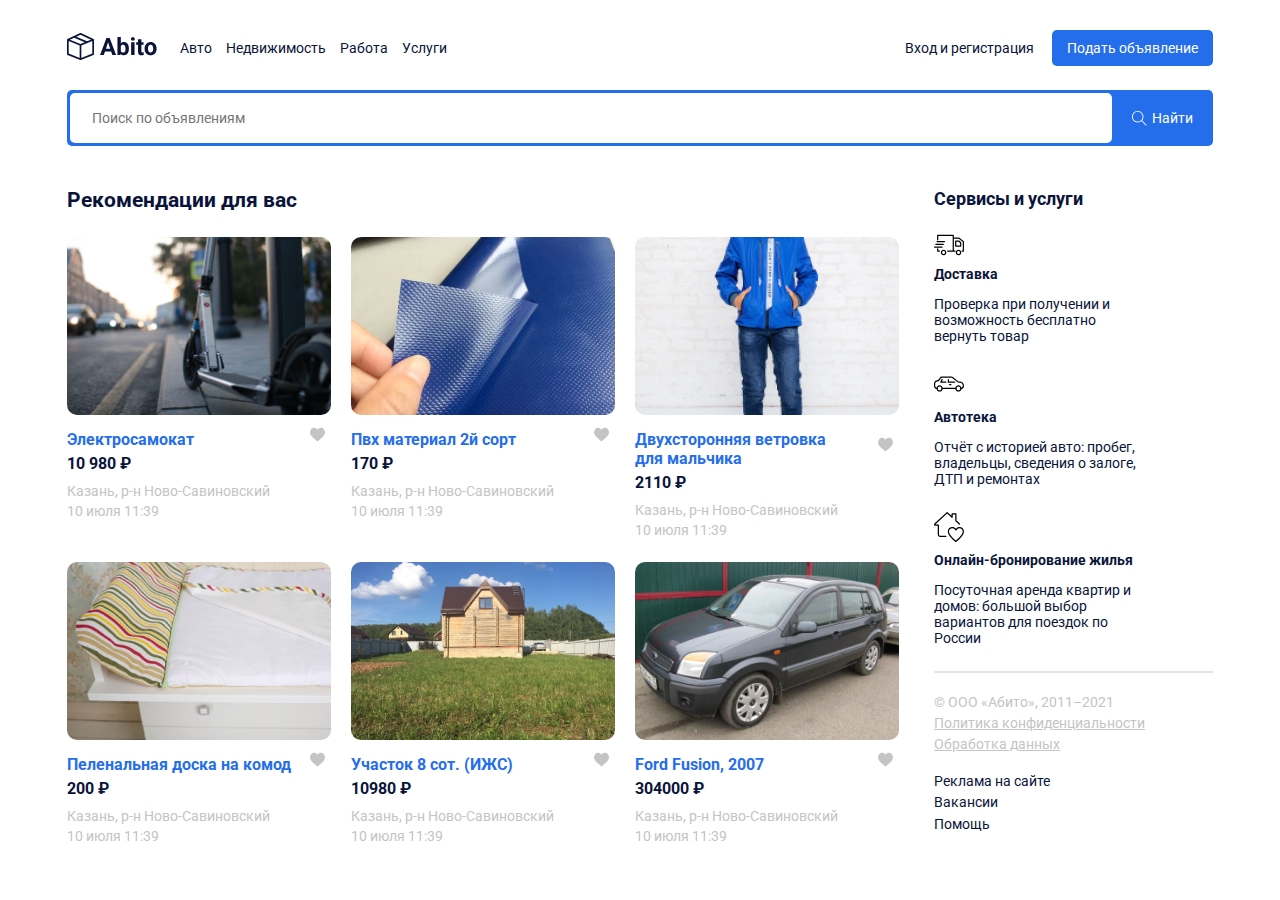
<file: index.html>
<!DOCTYPE html>
<html lang="en">
<head>
	<meta charset="UTF-8">
	<meta http-equiv="X-UA-Compatible" content="IE=edge">
	<meta name="viewport" content="width=device-width, initial-scale=1.0">
	<link rel="preconnect" href="https://fonts.googleapis.com">
	<link rel="preconnect" href="https://fonts.gstatic.com" crossorigin>
	<link href="https://fonts.googleapis.com/css2?family=Roboto:wght@400;700&display=swap" rel="stylesheet">
	<link rel="stylesheet" href="css/normalize.css">
	<link rel="stylesheet" href="css/style.css">
	<title>Avito - ДОСКА ОБЬЯВЛЕНИЙЙ</title>
</head>
<body>
	<!-- Header start -->
	<header class="header container">
		<div class="navbar">
			<a href="/index.html" class="logo">
			<img class="logo-img" src="img/logo.svg" alt="logo"></a>
			<nav class="navbar-menu">
				<ul class="menu">
					<li class="menu-item">
						<a href="#" class="menu-link">Авто</a>
					</li>
					<li class="menu-item">
						<a href="#" class="menu-link">Недвижимость</a>
					</li>
					<li class="menu-item">
						<a href="#" class="menu-link">Работа</a>
					</li>
					<li class="menu-item">
						<a href="#" class="menu-link">Услуги</a>
					</li>
				</ul>
			</nav>
			<div class="button-group">
				<a href="#" class="button button-link">Вход и регистрация</a>	
				<a href="#" class="button button-primary">Подать объявление</a>
			</div>
			<!-- /.button-group -->
		</div>
		<div class="search-panel">
			<input type="search" class="search-input" placeholder="Поиск по объявлениям" >
			<button class="search-button">
				<svg class="search-icon" width="15" height="15" viewBox="0 0 15 15" fill="none" xmlns="http://www.w3.org/2000/svg">
					<path
						d="M14.6506 14.0012L10.0862 9.43675C10.9465 8.43352 11.4706 7.13293 11.4706 5.71058C11.4706 2.54822 8.89765 -0.0247192 5.7353 -0.0247192C4.20353 -0.0247192 2.76265 0.571751 1.67824 1.6544C0.595589 2.73793 -0.000881376 4.17881 9.77541e-07 5.71058C9.77541e-07 8.87293 2.57294 11.4459 5.7353 11.4459C7.15765 11.4459 8.45912 10.9218 9.46235 10.0615L14.0268 14.6259L14.6506 14.0012ZM5.7353 10.5635C3.06 10.5635 0.882354 8.38675 0.882354 5.71058C0.881472 4.41352 1.38618 3.19499 2.30294 2.2791C3.21882 1.36234 4.43824 0.857634 5.7353 0.857634C8.41059 0.857634 10.5882 3.0344 10.5882 5.71058C10.5882 8.38587 8.41059 10.5635 5.7353 10.5635Z"
						fill="white" />
				</svg>

				<span class="search-button-text">Найти</span>
			</button>
		</div>
	</header>
	<!-- header end -->
	<div class="page-content container">
		<main class="main">
			<h2 class="page-title">Рекомендации для вас</h2>
			<div class="cards"> 
				<div class="card">
					<a href="single.html" class="card-link">
						<img src="img/cardimage.jpg" alt="" class="card-image">
					</a>
					<div class="card-header">
						<a href="single.html" class="card-link">
							<h3 class="card-title">Электросамокат</h3>
						</a>
						<button class="like">
							<img src="img/Like.svg" alt="like">
						</button>
					</div>
					<strong class="card-price">10 980 ₽</strong>
					<p class="card-text">Казань, р-н Ново-Савиновский</p>
					<p class="card-text">10 июля 11:39</p>
				</div>
				<div class="card">
					<a href="#" class="card-link">
						<img src="img/PVX.jpg" alt="" class="card-image">
					</a>
					<div class="card-header">
						<a href="#" class="card-link">
							<h3 class="card-title">Пвх материал 2й сорт</h3>
						</a>
						<button class="like">
							<img src="img/Like.svg" alt="like">
						</button>
					</div>
					<strong class="card-price">170 ₽</strong>
					<p class="card-text">Казань, р-н Ново-Савиновский</p>
					<p class="card-text">10 июля 11:39</p>
				</div>
				<div class="card">
				<a href="#" class="card-link">
						<img src="img/dm.jpg" alt="" class="card-image">
				</a>
					<div class="card-header">
					<a href="#" class="card-link">
							<h3 class="card-title">Двухсторонняя ветровка <br> для мальчика </h3>
					</a>
						<button class="like">
							<img src="img/Like.svg" alt="like">
						</button>
					</div>
					<strong class="card-price">2110 ₽</strong>
					<p class="card-text">Казань, р-н Ново-Савиновский</p>
					<p class="card-text">10 июля 11:39</p>
				</div>
				<div class="card">
					<a href="#" class="card-link">
						<img src="img/per 3.jpg" alt="" class="card-image">
					</a>
					<div class="card-header">
					<a href="#" class="card-link">
							<h3 class="card-title">Пеленальная доска на комод</h3>
					</a>
						<button class="like">
							<img src="img/Like.svg" alt="like">
						</button>
					</div>
					<strong class="card-price">200 ₽</strong>
					<p class="card-text">Казань, р-н Ново-Савиновский</p>
					<p class="card-text">10 июля 11:39</p>
				</div>
					<div class="card">
					<a href="#" class="card-link">
							<img src="img/uch.jpg" alt="" class="card-image">
					</a>
						<div class="card-header">
							<a href="#" class="card-link">
								<h3 class="card-title">Участок 8 сот. (ИЖС)</h3>
							</a>
							<button class="like">
								<img src="img/Like.svg" alt="like">
							</button>
						</div>
						<strong class="card-price">10980 ₽</strong>
						<p class="card-text">Казань, р-н Ново-Савиновский</p>
						<p class="card-text">10 июля 11:39</p>
					</div>
					<div class="card">
						<a href="#" class="card-link">
							<img src="img/ford.jpg" alt="" class="card-image">
						</a>
						<div class="card-header">
							<a href="#" class="card-link">
								<h3 class="card-title">Ford Fusion, 2007</h3
									></a>
							<button class="like">
								<img src="img/Like.svg" alt="like">
							</button>
						</div>
						<strong class="card-price">304000 ₽</strong>
						<p class="card-text">Казань, р-н Ново-Савиновский</p>
						<p class="card-text">10 июля 11:39</p>
					</div>
			</div>


		</main>
		<aside class="sidebar">
			<h4 class="page-title">Сервисы и услуги</h4>
			<div class="service">
				<img src="img/shipin.svg" alt="icon" class="service-image">
				<h5 class="service-title">Доставка</h5>
				<p class="service-text">Проверка при получении и возможность бесплатно вернуть товар</p>
			</div>
			<div class="service">
				<img src="img/auto.svg" alt="icon" class="service-image">
				<h5 class="service-title">Автотека</h5>
				<p class="service-text">Отчёт с историей авто: пробег, владельцы, сведения о залоге, ДТП и ремонтах</p>
			</div>
			<div class="service">
				<img src="img/home.svg" alt="icon" class="service-image">
				<h5 class="service-title">Онлайн-бронирование жилья</h5>
				<p class="service-text">Посуточная аренда квартир и домов: большой выбор вариантов для поездок по России</p>
			</div>
			<hr color="#E5E5E5" /> 
			<footer class="footer">
				<p class="footer-text">© ООО «Абито», 2011–2021</p>
				<ul class="footer-menu">
					<li class="footer-menu-item">
						<a href="#" class="footer-text">Политика конфиденциальности</a>
						
					</li>
					<li class="footer-menu-item">
							<a href="#" class="footer-text">Обработка данных</a>
					</li>
				
				</ul>
				<ul class="footer-menu">
					<li class="footer-menu-item">
						<a href="#" class="footer-link">Реклама на сайте</a>
				
					</li>
					<li class="footer-menu-item">
						<a href="#" class="footer-link">Вакансии</a>
					</li>
					<li class="footer-menu-item">
						<a href="#" class="footer-link">Помощь</a>
					</li>
				</ul>
			</footer>
		</aside>
	</div>
</body>
</html>
</file>
<file: css/style.css>
body{
	font-family: 'Roboto', sans-serif;
	font-size: 14px;
	color: #0a143a;
}
.container{
	max-width: 1146px;
	margin: auto;
}
.header {
	padding-top: 30px;
	padding-bottom: 30px;
	margin-bottom: 12px;
}
.navbar{
	display: flex;
	align-items: center;
	justify-content: space-between;
	margin-bottom: 24px;
}
.navbar-menu{
	margin-right: auto;
}
.menu { 
	list-style: none;
	margin: 0;
	padding-left: 22px;
	padding-right: 22px;
	display: flex;
}
.menu-item:not(:last-child){
	margin-right: 14px;
}
.menu-link{
	text-decoration: none;
	color: inherit;
}
.button{
	cursor: pointer;
	padding: 10px 15px;
	text-decoration: none;
	display: inline-block;
}
.button-link{
	color:inherit;
}
.button-primary{
	background: #256EEB;
  border-radius: 5px;
	color: #fff;
}
.search-panel {
	height: 50px;
	background: #256EEB;
  border-radius: 5px;
	display: flex;
	padding: 3px;
}
.search-input{
	flex-grow: 1;
	background: #FFFFFF;
	border-radius: 5px;
	border: none;
	padding-left: 22px;
	padding-right: 22px;
}
.search-button { 
	background: #256EEB;
	border: none;
	color: #fff;
	padding-left: 20px;
	padding-right: 17px;
	display: flex;
	align-items: center;
}
.search-button-text {
	margin-left: 5px;
}
.page-content {
	display: grid;
	grid-template-columns: 9fr 3fr;
	grid-column-gap: 30px;
}
.card-image {
	border-radius:10px;
	width: 264px;
	height: 178px;
	object-fit: cover;
}
.cards{
	display: flex;
	flex-wrap: wrap;
}
.card {
	
	margin-bottom: 20px;
}
.card:not(:nth-child(3n)){
		margin-right: 20px;
}
.card-title { 
	font-size: 16px;
	line-height: 19px;
	color: #256EEB;
	margin-top: 12px;
	margin-bottom: 5px;

}
.card-header { 
	display: flex;
	justify-content: space-between;
	align-items: center;
}
.like {
	background-color: #fff;
	border: none;
	cursor: pointer;
}
.card-price{
	font-size: 16px;
	line-height: 19px;
	color: #0A143A;
	margin-bottom: 10px;
	display: block;
}
.card-text {
	font-size: 14px;
	line-height: 16px;
	color: #C4C4C4;
	margin-bottom: 4px;
	margin-top: 0;
}
.sidebar .page-title {
	font-size: 18px;
	line-height: 21px;
}
.card-link{
	text-decoration: none;
}
.service { 
	margin-bottom: 25px;
}
.service-title{
	font-weight: bold;
	font-size: 14px;
	line-height: 16px;
	margin-top: 7px;
	margin-bottom: 5px;
}
.service-text {
	font-weight: normal;
	font-size: 14px;
	line-height: 16px;
	max-width: 217px;
}
.footer-text{
	font-size: 14px;
	display: inline-block;
	line-height: 16px;
	color: #C4C4C4;
	margin-bottom: 5px;
}
.footer-menu{
	margin: 0;
	padding: 0;
	list-style: none;
	margin-bottom: 16px;
}
.footer-link{
	color: inherit;
	text-decoration: none;
	display: inline-block;
	margin-bottom: 5px;
}
.content{
	max-width: 460px;
	margin-right: 30px;
}
.main-single{
	display: flex;
	align-items: flex-start;
}
 .swiper-container {
        width: 100%;
        height: 357px;
        margin-left: auto;
        margin-right: auto;
 }

.swiper-slide {
        background-size: cover;
        background-position: center;
      }

.mySwiper2 {
  width: 100%;
	border-radius: 10px;
}

      .mySwiper {
        height: 20%;
        box-sizing: border-box;
        padding: 10px 0;
      }

      .mySwiper .swiper-slide {
        width: 25%;
        height: 100%;
        opacity: 0.4;
				border-radius: 10px;
      }

      .mySwiper .swiper-slide-thumb-active {
        opacity: 1;
      }

      .swiper-slide img {
        display: block;
        width: 100%;
        height: 100%;
        object-fit: cover;
				border-radius: 3px;
      }
.content-text{
	font-size: 14px;
line-height: 140%;
}
.author-wrapper{
	display: flex;
	align-items: center;
	justify-content: space-between;

	margin-top: 25px;
	margin-bottom: 30px;
}
.single-price{
	font-size: 24px;
	line-height: 28px;
	margin-top: 0;
	margin-bottom: 25px;
	display: block;
}
.page-title{
	margin-top: 0;
	margin-bottom: 25px;
}
.author{
		min-width: 264px;
}
.author-avatar{
	width: 50px;
	height: 50px;
	object-fit: cover;
	border-radius: 50%;
}
.author-name {
	font-weight: bold;
	font-size: 14px;
	line-height: 16px;
	color: #0A143A;
	display: block;
	margin-bottom: 4px;
}
.rating{
	margin-bottom: 5px;
}
.rating-counter{
	opacity: 0.5;
	margin-left: 10px;
}
.author-status{
	font-size: 12px;
	line-height: 14px;	
}
.button-block {
	width: 100%;
	height: 54px;
	display: block;
	margin-bottom: 14px;
	border: none;
}
.button-success{
	background-color: #14B4BE;
	border-radius: 5px;
	color:#fff;
}
</file>
